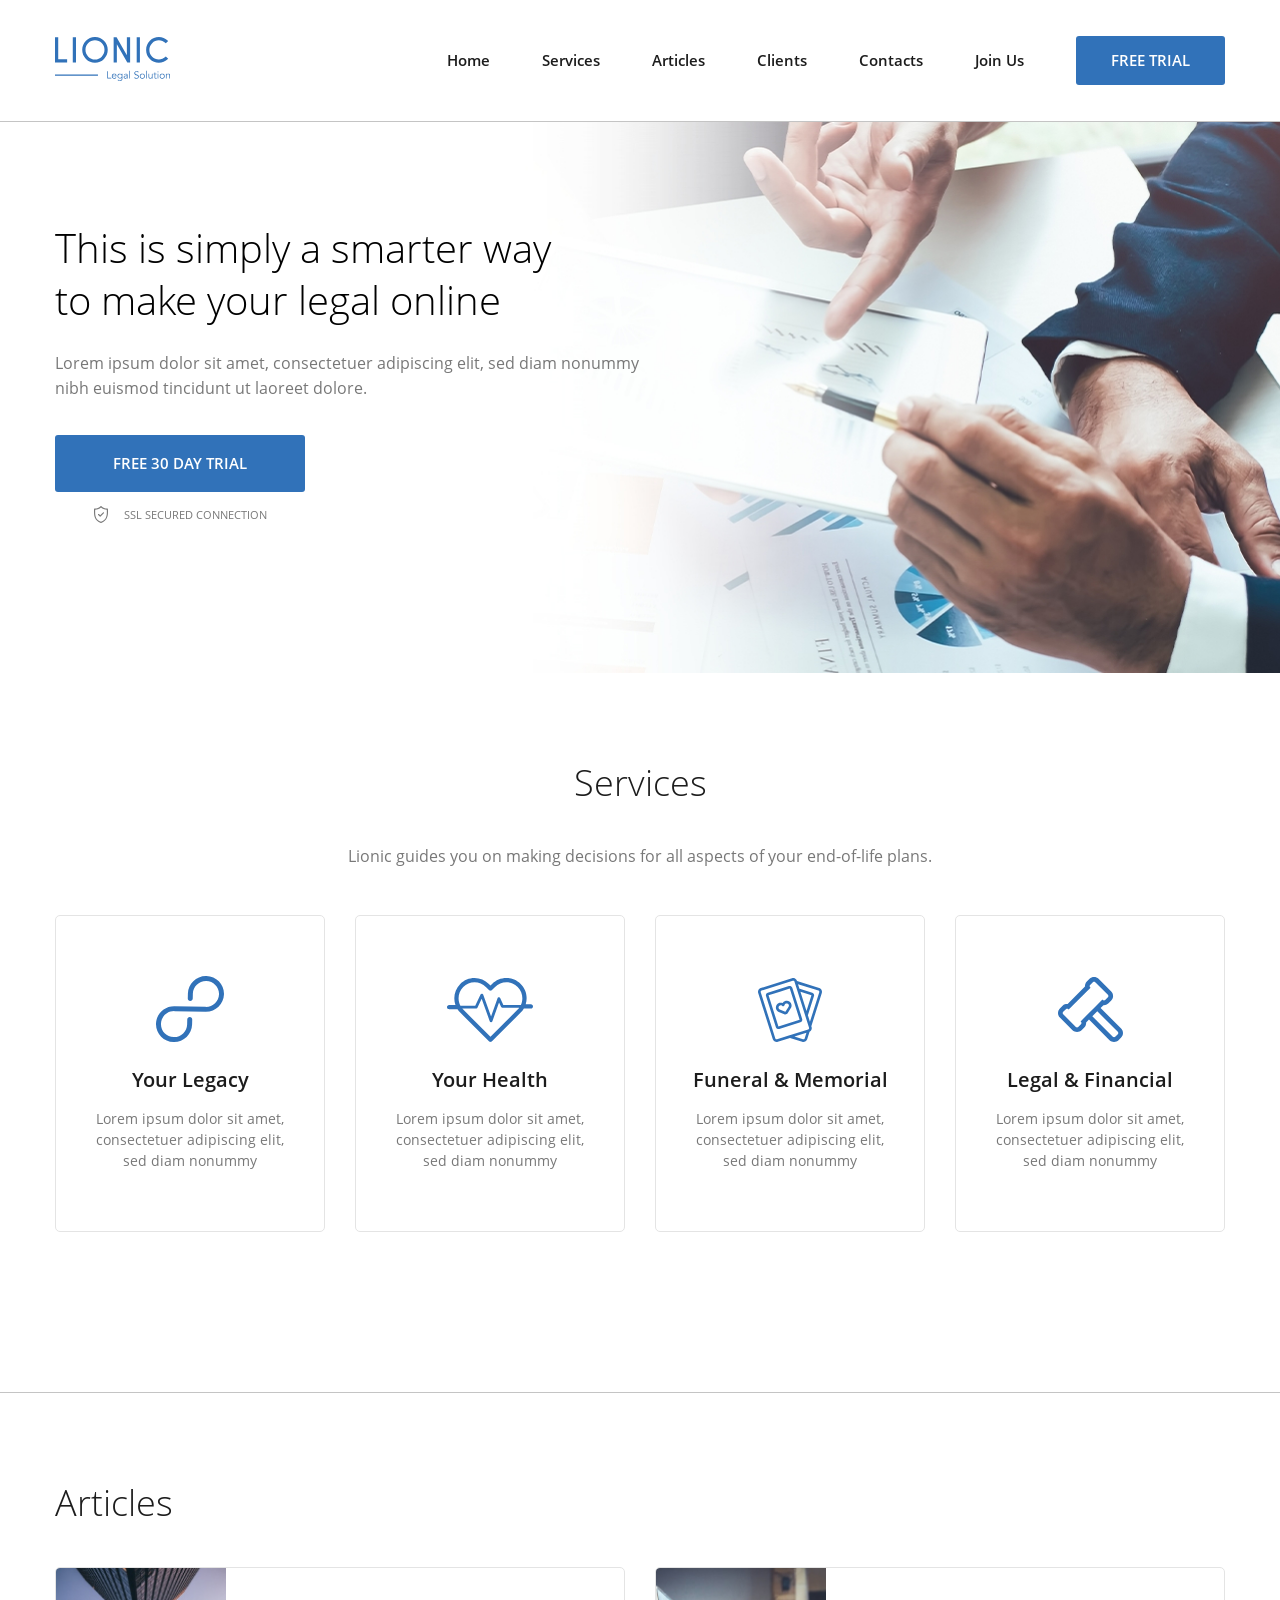
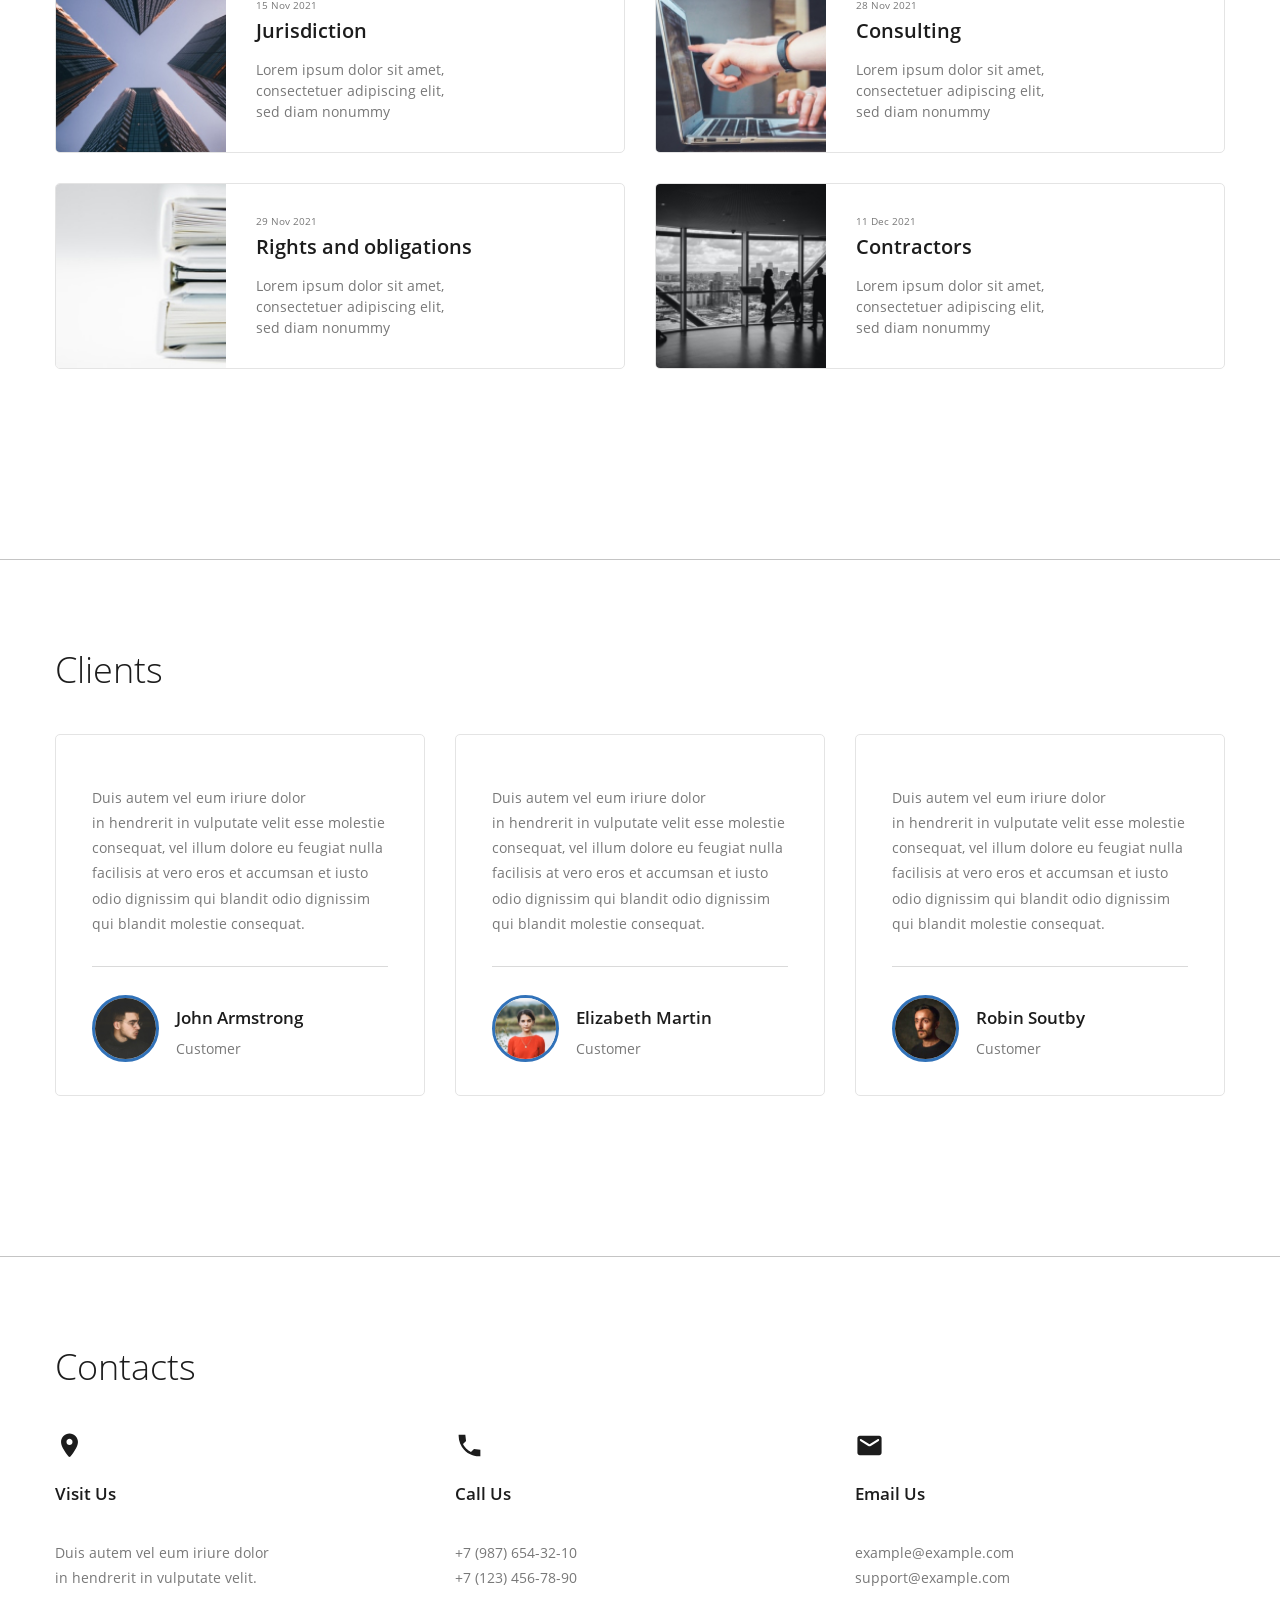
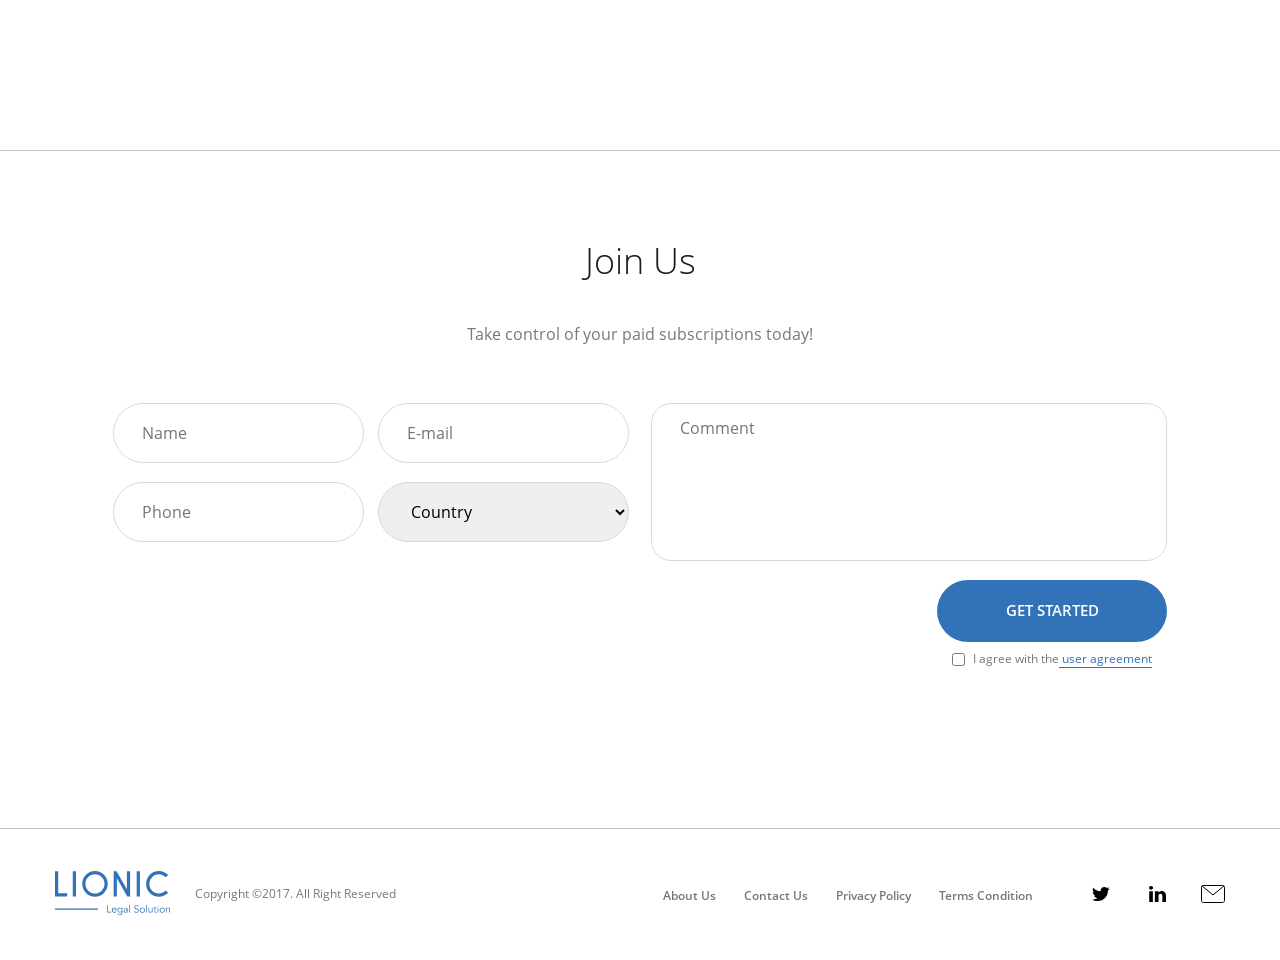
<file: img/index.html>
<!DOCTYPE html>
<html lang="en">
	<head>
		<meta charset="UTF-8" />
		<meta name="viewport" content="width=device-width, initial-scale=1.0" />
		<title>Lionic</title>
		<link rel="stylesheet" href="css/normalize.css" />
		<link rel="stylesheet" href="css/style.css" />
		<link rel="stylesheet" href="css/media.css" />
	</head>

	<body>
		<header class="header" id="home">
			<div class="container flex header__container">
				<a href="#" class="header__logo">
					<img src="img/logo.svg" alt="Logo" />
				</a>
				<nav class="nav header__nav" title="Главное меню">
					<ul class="nav__list list-reset flex">
						<li class="nav__item">
							<a href="#home" class="nav__link">Home</a>
						</li>
						<li class="nav__item">
							<a href="#services" class="nav__link">Services</a>
						</li>
						<li class="nav__item">
							<a href="#articles" class="nav__link">Articles</a>
						</li>
						<li class="nav__item">
							<a href="#clients" class="nav__link">Clients</a>
						</li>
						<li class="nav__item">
							<a href="#contacts" class="nav__link">Contacts</a>
						</li>
						<li class="nav__item">
							<a href="#join" class="nav__link">Join Us</a>
						</li>
					</ul>
				</nav>
				<button class="header__btn btn btn-reset">Free Trial</button>
				<button class="btn-reset burger">
					<span class="burger__line"></span>
					<span class="burger__line"></span>
					<span class="burger__line"></span>
				</button>
			</div>
		</header>
		<main class="main">
			<section class="hero">
				<div class="container">
					<div class="hero__content flex">
						<h1 class="hero__title">
							This is&nbsp;simply a&nbsp;smarter way to&nbsp;make your legal
							online
						</h1>
						<p class="hero__descr">
							Lorem ipsum dolor sit amet, consectetuer adipiscing elit, sed diam
							nonummy nibh euismod tincidunt ut&nbsp;laoreet dolore.
						</p>
						<div class="hero__wrapper">
							<button class="hero__btn btn btn-reset">Free 30 day trial</button>
							<span class="hero__secure">SSL secured connection</span>
						</div>
					</div>
				</div>
			</section>
			<section class="services section-offset" id="services">
				<div class="container">
					<h2 class="services-title section-title">Services</h2>
					<p class="services-descr section-descr">
						Lionic guides you on&nbsp;making decisions for all aspects
						of&nbsp;your end-of-life plans.
					</p>
					<ul class="services-list list-reset flex">
						<li class="services-item flex">
							<svg
								class="services-item-icon"
								width="68"
								height="66"
								viewBox="0 0 68 66"
								fill="none"
								xmlns="http://www.w3.org/2000/svg"
							>
								<g>
									<path
										d="M50.393 0.00398661C40.438 -0.212013 32.146 7.63799 31.9 17.512L31.776 22.483C31.742 23.839 32.833 24.973 34.2 25.003C35.567 25.032 36.713 23.947 36.746 22.591L36.871 17.62C37.049 10.471 43.062 4.77799 50.271 4.93399C57.478 5.09099 63.201 11.038 63.023 18.187C62.844 25.335 56.831 31.029 49.623 30.872L18.5 30.197C8.54499 29.981 0.252987 37.831 0.00698678 47.705C-0.240013 57.579 7.65099 65.78 17.607 65.995C27.562 66.211 35.854 58.362 36.1 48.488L36.223 43.572C36.257 42.215 35.166 41.082 33.799 41.052C32.432 41.022 31.286 42.108 31.252 43.464L31.129 48.38C30.951 55.529 24.938 61.222 17.729 61.066C10.522 60.909 4.79899 54.962 4.97699 47.813C5.15599 40.664 11.169 34.971 18.377 35.127L49.5 35.802C59.456 36.018 67.747 28.169 67.994 18.295C68.24 8.41999 60.349 0.219987 50.394 0.00498661L50.393 0.00398661Z"
									/>
								</g>
								<defs>
									<clipPath id="clip0">
										<rect width="68" height="66" fill="white" />
									</clipPath>
								</defs>
							</svg>
							<h3 class="services-item-title">Your Legacy</h3>
							<p class="services-item-descr">
								Lorem ipsum dolor sit amet, consectetuer adipiscing elit, sed
								diam nonummy
							</p>
						</li>
						<li class="services-item flex">
							<svg
								class="services-item-icon"
								width="86"
								height="64"
								viewBox="0 0 86 64"
								fill="none"
								xmlns="http://www.w3.org/2000/svg"
							>
								<path
									d="M79.622 20.272C79.622 22.336 79.316 24.352 78.726 26.27H83.868C85.045 26.27 86 27.227 86 28.406C86 29.586 85.045 30.541 83.868 30.541H77.47C77.268 30.541 77.073 30.513 76.888 30.461C76.0053 31.9743 74.9311 33.3675 73.692 34.606L44.972 63.374C44.7741 63.5725 44.539 63.73 44.2802 63.8375C44.0213 63.9449 43.7438 64.0002 43.4635 64.0002C43.1832 64.0002 42.9057 63.9449 42.6468 63.8375C42.388 63.73 42.1529 63.5725 41.955 63.374L13.233 34.606C12.1963 33.5688 11.2752 32.422 10.486 31.186C10.315 31.23 10.136 31.254 9.95 31.254H2.132C1.85176 31.2537 1.57431 31.1983 1.31551 31.0908C1.0567 30.9833 0.821595 30.8259 0.623621 30.6276C0.425646 30.4292 0.268677 30.1938 0.161676 29.9348C0.0546755 29.6758 -0.000261829 29.3983 9.38171e-07 29.118C9.38171e-07 27.938 0.955001 26.982 2.132 26.982H8.447C5.965 19.861 7.56 11.618 13.233 5.93801C15.1066 4.05015 17.3363 2.55313 19.793 1.5338C22.2497 0.514473 24.8843 -0.00687342 27.544 1.15198e-05C32.95 1.15198e-05 38.034 2.10901 41.856 5.93801L43.463 7.54701L45.07 5.93701C46.9438 4.04921 49.1737 2.55231 51.6306 1.53315C54.0874 0.513987 56.7222 -0.0071368 59.382 1.15198e-05C62.0417 -0.00681806 64.6763 0.514553 67.133 1.53388C69.5896 2.55321 71.8194 4.0502 73.693 5.93801C75.5791 7.8172 77.0741 10.0515 78.0918 12.5117C79.1094 14.972 79.6295 17.6096 79.622 20.272ZM70.678 8.95701C69.1987 7.46697 67.4383 6.28548 65.4989 5.48108C63.5595 4.67667 61.4796 4.26536 59.38 4.27101C57.2807 4.26563 55.2012 4.67706 53.2622 5.48146C51.3231 6.28586 49.563 7.46721 48.084 8.95701L44.969 12.077C44.7713 12.2754 44.5364 12.4329 44.2777 12.5403C44.019 12.6478 43.7416 12.7031 43.4615 12.7031C43.1814 12.7031 42.904 12.6478 42.6453 12.5403C42.3866 12.4329 42.1517 12.2754 41.954 12.077L38.84 8.95701C37.3608 7.46718 35.6005 6.28582 33.6613 5.48142C31.7221 4.67703 29.6424 4.26561 27.543 4.27101C25.4437 4.26546 23.3642 4.67682 21.4251 5.48123C19.486 6.28564 17.7259 7.46708 16.247 8.95701C11.173 14.04 10.232 21.718 13.425 27.763H28.236L33.538 16.479C33.783 15.959 34.277 15.634 34.891 15.663C35.1717 15.6764 35.4421 15.7726 35.6681 15.9396C35.8942 16.1065 36.0657 16.3367 36.161 16.601L44.051 38.487L50.542 20.168C50.6364 19.9007 50.8086 19.6678 51.0365 19.4992C51.2643 19.3306 51.5374 19.2341 51.8206 19.2221C52.1038 19.21 52.3842 19.283 52.6255 19.4316C52.8669 19.5802 53.0583 19.7977 53.175 20.056L56.351 27.051H73.852C76.612 21.125 75.554 13.842 70.677 8.95701H70.678ZM16.248 31.586L43.463 58.844L70.678 31.586C71.2253 31.038 71.7323 30.4512 72.195 29.83H55.736C55.179 29.83 54.373 29.573 54.143 29.064L52.046 24.444L45.404 43.189C45.204 43.755 44.67 44.135 44.069 44.136H44.066C43.466 44.136 42.933 43.76 42.729 43.196L34.653 20.798L30.426 29.794C30.192 30.292 29.99 30.541 29.439 30.541H15.293C15.593 30.901 15.912 31.249 16.248 31.586Z"
								/>
							</svg>
							<h3 class="services-item-title">Your Health</h3>
							<p class="services-item-descr">
								Lorem ipsum dolor sit amet, consectetuer adipiscing elit, sed
								diam nonummy
							</p>
						</li>
						<li class="services-item flex">
							<svg
								class="services-item-icon"
								width="64"
								height="64"
								viewBox="0 0 64 64"
								fill="none"
								xmlns="http://www.w3.org/2000/svg"
							>
								<path
									d="M63.8101 15.073L53.3321 48.146L53.5791 48.926C53.7393 49.4264 53.7986 49.9537 53.7536 50.4772C53.7086 51.0008 53.5603 51.5102 53.3171 51.976C52.9241 52.732 52.3171 53.329 51.5701 53.704L51.5611 53.737L49.1941 61.207C48.8722 62.2171 48.1632 63.0585 47.2223 63.5469C46.2815 64.0354 45.1853 64.131 44.1741 63.813L32.0001 59.957L19.8261 63.813C18.8148 64.131 17.7187 64.0354 16.7778 63.5469C15.8369 63.0585 15.1279 62.2171 14.8061 61.207L0.188058 15.074C0.0280711 14.5735 -0.0310613 14.0462 0.0140824 13.5227C0.0592262 12.9991 0.20775 12.4897 0.451058 12.024C0.69167 11.5566 1.02267 11.1416 1.42487 10.8031C1.82706 10.4646 2.29245 10.2093 2.79406 10.052L33.9431 0.187C34.9542 -0.131631 36.0504 -0.0363451 36.9915 0.451969C37.9325 0.940283 38.6415 1.78178 38.9631 2.792L39.0401 3.034C39.0491 3.036 39.0581 3.037 39.0661 3.04L61.2061 10.053C61.7073 10.2103 62.1723 10.4654 62.5743 10.8035C62.9763 11.1417 63.3073 11.5561 63.5481 12.023C64.0401 12.973 64.1331 14.055 63.8101 15.073ZM48.4441 54.75L36.4161 58.559L44.9781 61.271C45.3153 61.3777 45.6811 61.3463 45.9951 61.1835C46.3092 61.0208 46.5458 60.7401 46.6531 60.403L48.4441 54.75ZM51.0371 49.732L36.4211 3.598C36.3142 3.26106 36.078 2.98029 35.7644 2.81736C35.4507 2.65442 35.0852 2.62264 34.7481 2.729L3.60006 12.595C3.26006 12.702 2.98306 12.935 2.81906 13.252C2.73787 13.4073 2.68829 13.5771 2.67319 13.7517C2.65808 13.9263 2.67775 14.1021 2.73106 14.269L17.3471 60.402C17.5691 61.103 18.3201 61.492 19.0211 61.271L31.5611 57.299C31.5891 57.289 31.6171 57.279 31.6461 57.272L50.1691 51.405C50.5091 51.298 50.7861 51.065 50.9491 50.748C51.1141 50.432 51.1451 50.071 51.0371 49.731V49.732ZM48.4971 32.885L53.4461 17.265L42.4451 13.781L48.4971 32.885ZM61.1801 13.25C61.0998 13.0945 60.9896 12.9565 60.8557 12.8439C60.7218 12.7313 60.567 12.6464 60.4001 12.594L40.0231 6.14L41.4691 10.701C41.5571 10.711 41.6451 10.729 41.7321 10.757L54.2501 14.722C54.5841 14.8269 54.894 14.9969 55.1619 15.2223C55.4299 15.4477 55.6505 15.7239 55.8111 16.035C55.9734 16.3456 56.0726 16.6852 56.1028 17.0344C56.133 17.3835 56.0937 17.7352 55.9871 18.069L49.8951 37.297L51.9331 43.731L61.2681 14.267C61.3751 13.927 61.3441 13.567 61.1801 13.25ZM30.9401 23.336C31.5152 23.6323 32.0259 24.0398 32.4425 24.5349C32.8591 25.0299 33.1733 25.6027 33.3671 26.22C33.5725 26.8654 33.633 27.5483 33.5443 28.2198C33.4557 28.8913 33.22 29.535 32.8541 30.105L29.6411 35.126C29.3916 35.5142 29.0489 35.8336 28.6441 36.0552C28.2393 36.2767 27.7855 36.3932 27.3241 36.394C26.9701 36.394 26.6161 36.326 26.2841 36.19L20.7651 33.936C20.1378 33.6806 19.5745 33.29 19.1154 32.792C18.6563 32.2941 18.3127 31.701 18.1091 31.055C17.9119 30.4388 17.8389 29.7897 17.8943 29.1451C17.9498 28.5006 18.1326 27.8734 18.4321 27.3C18.7284 26.7249 19.1359 26.2142 19.631 25.7976C20.126 25.3811 20.6988 25.0668 21.3161 24.873C22.3839 24.5378 23.5338 24.5745 24.5781 24.977C25.1998 24.0462 26.1189 23.3539 27.1851 23.013C27.8013 22.8161 28.4504 22.7433 29.0949 22.7987C29.7394 22.8541 30.3665 23.0368 30.9401 23.336ZM30.8251 27.025C30.7361 26.742 30.5919 26.4795 30.4009 26.2526C30.2098 26.0257 29.9757 25.8389 29.7121 25.703C29.4491 25.5656 29.1615 25.4818 28.8659 25.4564C28.5703 25.431 28.2726 25.4645 27.9901 25.555C27.6178 25.6716 27.2823 25.8833 27.0168 26.1692C26.7513 26.455 26.565 26.8051 26.4761 27.185C26.4221 27.4083 26.3114 27.6139 26.1547 27.7819C25.998 27.9499 25.8006 28.0747 25.5816 28.1441C25.3626 28.2135 25.1294 28.2251 24.9045 28.178C24.6797 28.1309 24.4708 28.0265 24.2981 27.875C24.0064 27.6158 23.6523 27.4371 23.2705 27.3565C22.8888 27.2758 22.4926 27.296 22.1211 27.415C21.838 27.5042 21.5755 27.6487 21.3488 27.8401C21.122 28.0315 20.9355 28.266 20.8001 28.53C20.6627 28.793 20.5789 29.0806 20.5535 29.3762C20.5281 29.6718 20.5616 29.9694 20.6521 30.252C20.8271 30.805 21.2371 31.249 21.7751 31.469L27.2931 33.723C27.3114 33.731 27.3322 33.7317 27.3511 33.725C27.3696 33.7194 27.3856 33.7074 27.3961 33.691L30.6091 28.669C30.9231 28.179 31.0021 27.581 30.8261 27.027L30.8251 27.025ZM44.1721 40.932C44.2788 41.2656 44.3183 41.6171 44.2882 41.966C44.2582 42.315 44.1592 42.6545 43.9971 42.965C43.8365 43.2764 43.6158 43.5529 43.3477 43.7785C43.0796 44.004 42.7694 44.1742 42.4351 44.279L21.2401 50.994C20.5659 51.2062 19.835 51.1426 19.2077 50.817C18.5803 50.4914 18.1076 49.9305 17.8931 49.257L8.01306 18.07C7.90624 17.7362 7.8667 17.3846 7.89674 17.0355C7.92678 16.6863 8.0258 16.3466 8.18806 16.036C8.34862 15.7249 8.56923 15.4487 8.83717 15.2233C9.1051 14.9979 9.41503 14.8279 9.74906 14.723L30.9451 8.009C31.6194 7.79619 32.3506 7.85955 32.9782 8.18519C33.6059 8.51083 34.0788 9.07215 34.2931 9.746L44.1721 40.932ZM41.6301 41.737L31.7501 10.551L21.9781 13.645L10.5531 17.264L20.4331 48.45L41.6301 41.737Z"
								/>
							</svg>
							<h3 class="services-item-title">Funeral &amp;&nbsp;Memorial</h3>
							<p class="services-item-descr">
								Lorem ipsum dolor sit amet, consectetuer adipiscing elit, sed
								diam nonummy
							</p>
						</li>
						<li class="services-item flex">
							<svg
								class="services-item-icon"
								width="65"
								height="65"
								viewBox="0 0 65 65"
								fill="none"
								xmlns="http://www.w3.org/2000/svg"
							>
								<path
									d="M63.131 51.506C64.3269 52.7045 64.9985 54.3285 64.9985 56.0215C64.9985 57.7146 64.3269 59.3385 63.131 60.537L60.54 63.13C59.9482 63.7249 59.2442 64.1965 58.4689 64.5175C57.6935 64.8385 56.8622 65.0025 56.023 65C55.184 65.0024 54.3529 64.8384 53.5777 64.5174C52.8025 64.1964 52.0987 63.7249 51.507 63.13L30.988 42.613L28.126 45.475C28.2028 46.397 28.077 47.3246 27.7574 48.1928C27.4378 49.061 26.9322 49.8488 26.276 50.501L23.55 53.227C22.9583 53.8218 22.2545 54.2934 21.4793 54.6143C20.7042 54.9353 19.873 55.0994 19.034 55.097C18.1952 55.0993 17.3642 54.9352 16.5892 54.6142C15.8142 54.2932 15.1106 53.8217 14.519 53.227L1.86503 40.575C0.66925 39.3767 -0.00231934 37.7529 -0.00231934 36.06C-0.00231934 34.3671 0.66925 32.7434 1.86503 31.545L4.59103 28.819C5.24326 28.1629 6.03107 27.6573 6.89928 27.3377C7.76748 27.0182 8.69507 26.8923 9.61703 26.969L26.97 9.61902C26.8953 8.69769 27.0219 7.77112 27.341 6.90358C27.6601 6.03605 28.1641 5.24832 28.818 4.59502L31.543 1.87002C32.1347 1.27539 32.8383 0.803958 33.6133 0.48298C34.3883 0.162003 35.2192 -0.00214761 36.058 2.1214e-05C37.764 2.1214e-05 39.368 0.664021 40.574 1.87002L53.227 14.522C54.4226 15.7205 55.094 17.3442 55.094 19.037C55.094 20.7298 54.4226 22.3536 53.227 23.552L50.502 26.278C49.8497 26.9342 49.0617 27.4398 48.1933 27.7594C47.3249 28.079 46.3972 28.2048 45.475 28.128L42.613 30.99L63.131 51.506ZM31.164 35.784L35.783 31.165L39.243 27.705L44.398 22.551L44.798 22.951C45.126 23.279 45.556 23.443 45.986 23.443C46.416 23.443 46.846 23.279 47.175 22.951L49.9 20.226C50.0561 20.07 50.1798 19.8848 50.2643 19.681C50.3487 19.4771 50.3922 19.2587 50.3922 19.038C50.3922 18.8174 50.3487 18.5989 50.2643 18.3951C50.1798 18.1912 50.0561 18.006 49.9 17.85L37.246 5.19702C37.0901 5.04084 36.905 4.91699 36.7011 4.83256C36.4972 4.74813 36.2787 4.70479 36.058 4.70502C35.628 4.70502 35.198 4.86902 34.87 5.19702L32.144 7.92202C31.9879 8.07804 31.864 8.26332 31.7794 8.46725C31.6949 8.67118 31.6514 8.88977 31.6514 9.11052C31.6514 9.33128 31.6949 9.54987 31.7794 9.7538C31.864 9.95773 31.9879 10.143 32.144 10.299L32.544 10.699L10.694 32.546L10.294 32.146C10.1381 31.9898 9.95296 31.866 9.74909 31.7816C9.54523 31.6971 9.32669 31.6538 9.10603 31.654C8.67603 31.654 8.24603 31.818 7.91803 32.146L5.19303 34.87C5.03701 35.026 4.91325 35.2112 4.82881 35.4151C4.74437 35.6189 4.70091 35.8374 4.70091 36.058C4.70091 36.2787 4.74437 36.4971 4.82881 36.701C4.91325 36.9048 5.03701 37.09 5.19303 37.246L17.846 49.9C18.174 50.228 18.604 50.392 19.034 50.392C19.464 50.392 19.894 50.228 20.223 49.9L22.948 47.175C23.1042 47.019 23.2281 46.8337 23.3126 46.6298C23.3971 46.4259 23.4407 46.2073 23.4407 45.9865C23.4407 45.7658 23.3971 45.5472 23.3126 45.3433C23.2281 45.1393 23.1042 44.954 22.948 44.798L22.548 44.398L27.703 39.244L31.164 35.784ZM59.804 54.834L39.285 34.317L34.315 39.287L54.835 59.803C55.162 60.131 55.593 60.295 56.023 60.295C56.453 60.295 56.883 60.131 57.211 59.803L59.804 57.21C59.9601 57.054 60.0838 56.8688 60.1683 56.665C60.2527 56.4611 60.2962 56.2427 60.2962 56.022C60.2962 55.8014 60.2527 55.5829 60.1683 55.3791C60.0838 55.1752 59.9601 54.99 59.804 54.834Z"
								/>
							</svg>
							<h3 class="services-item-title">Legal &amp;&nbsp;Financial</h3>
							<p class="services-item-descr">
								Lorem ipsum dolor sit amet, consectetuer adipiscing elit, sed
								diam nonummy
							</p>
						</li>
					</ul>
				</div>
			</section>
			<section class="articles section-offset" id="articles">
				<div class="container">
					<h2 class="title section-title articles-title">Articles</h2>
					<ul class="articles-list list-reset flex">
						<li class="articles-item">
							<article class="blog-preview flex">
								<a href="#" class="blog-preview-link">
									<img
										class="blog-preview-image"
										src="img/blog-1.jpg"
										alt="Blog Photo 1"
									/>
									<div class="blog-preview-text">
										<time class="blog-preview-time" datetime="2021-11-15 19:30"
											>15 Nov 2021</time
										>
										<h3 class="blog-preview-title">Jurisdiction</h3>
										<p class="blog-preview-descr">
											Lorem ipsum dolor sit amet, consectetuer adipiscing elit,
											sed diam nonummy
										</p>
									</div>
								</a>
							</article>
						</li>
						<li class="articles-item">
							<article class="blog-preview flex">
								<a href="#" class="blog-preview-link">
									<img
										class="blog-preview-image"
										src="img/blog-2.jpg"
										alt="Blog Photo 2"
									/>
									<div class="blog-preview-text">
										<time class="blog-preview-time" datetime="2021-11-28 19:30"
											>28 Nov 2021</time
										>
										<h3 class="blog-preview-title">Consulting</h3>
										<p class="blog-preview-descr">
											Lorem ipsum dolor sit amet, consectetuer adipiscing elit,
											sed diam nonummy
										</p>
									</div>
								</a>
							</article>
						</li>
						<li class="articles-item">
							<article class="blog-preview flex">
								<a href="#" class="blog-preview-link">
									<img
										class="blog-preview-image"
										src="img/blog-3.jpg"
										alt="Blog Photo 2"
									/>
									<div class="blog-preview-text">
										<time class="blog-preview-time" datetime="2021-11-29 19:30"
											>29 Nov 2021</time
										>
										<h3 class="blog-preview-title">Rights and obligations</h3>
										<p class="blog-preview-descr">
											Lorem ipsum dolor sit amet, consectetuer adipiscing elit,
											sed diam nonummy
										</p>
									</div>
								</a>
							</article>
						</li>
						<li class="articles-item">
							<article class="blog-preview flex">
								<a href="#" class="blog-preview-link">
									<img
										class="blog-preview-image"
										src="img/blog-4.jpg"
										alt="Blog Photo 2"
									/>
									<div class="blog-preview-text">
										<time class="blog-preview-time" datetime="2021-12-11 19:30"
											>11 Dec 2021</time
										>
										<h3 class="blog-preview-title">Contractors</h3>
										<p class="blog-preview-descr">
											Lorem ipsum dolor sit amet, consectetuer adipiscing elit,
											sed diam nonummy
										</p>
									</div>
								</a>
							</article>
						</li>
					</ul>
				</div>
			</section>
			<section class="clients section-offset" id="clients">
				<div class="container">
					<h2 class="clients-title section-title">Clients</h2>
					<ul class="clients-list list-reset flex">
						<li class="clients-item flex">
							<p class="clients-item-descr">
								Duis autem vel eum iriure dolor in&nbsp;hendrerit
								in&nbsp;vulputate velit esse molestie consequat, vel illum
								dolore eu&nbsp;feugiat nulla facilisis at&nbsp;vero eros
								et&nbsp;accumsan et&nbsp;iusto odio dignissim qui blandit odio
								dignissim qui blandit molestie consequat.
							</p>
							<div class="clients-user flex">
								<div class="clients-avatar">
									<img src="img/client-1.jpg" alt="John Armstrong" />
								</div>
								<div class="clients-text">
									<div class="clients-name">John Armstrong</div>
									<span class="clients-post">Customer</span>
								</div>
							</div>
						</li>
						<li class="clients-item flex">
							<p class="clients-item-descr">
								Duis autem vel eum iriure dolor in&nbsp;hendrerit
								in&nbsp;vulputate velit esse molestie consequat, vel illum
								dolore eu&nbsp;feugiat nulla facilisis at&nbsp;vero eros
								et&nbsp;accumsan et&nbsp;iusto odio dignissim qui blandit odio
								dignissim qui blandit molestie consequat.
							</p>
							<div class="clients-user flex">
								<div class="clients-avatar">
									<img src="img/client-2.jpg" alt="Elizabeth Martin" />
								</div>
								<div class="clients-text">
									<div class="clients-name">Elizabeth Martin</div>
									<span class="clients-post">Customer</span>
								</div>
							</div>
						</li>
						<li class="clients-item flex">
							<p class="clients-item-descr">
								Duis autem vel eum iriure dolor in&nbsp;hendrerit
								in&nbsp;vulputate velit esse molestie consequat, vel illum
								dolore eu&nbsp;feugiat nulla facilisis at&nbsp;vero eros
								et&nbsp;accumsan et&nbsp;iusto odio dignissim qui blandit odio
								dignissim qui blandit molestie consequat.
							</p>
							<div class="clients-user flex">
								<div class="clients-avatar">
									<img src="img/client-3.jpg" alt="Robin Soutby" />
								</div>
								<div class="clients-text">
									<div class="clients-name">Robin Soutby</div>
									<span class="clients-post">Customer</span>
								</div>
							</div>
						</li>
					</ul>
				</div>
			</section>
			<section class="contacts section-offset" id="contacts">
				<div class="container">
					<h2 class="contacts-title section-title">Contacts</h2>
					<address class="contacts-address">
						<ul class="contacts-list list-reset flex">
							<li class="contacts-item contacts-item-address flex">
								<strong class="contacts-item-caption">Visit Us</strong>
								<p class="contacts-item-text">
									Duis autem vel eum iriure dolor in&nbsp;hendrerit
									in&nbsp;vulputate velit.
								</p>
							</li>
							<li class="contacts-item contacts-item-call flex">
								<strong class="contacts-item-caption">Call Us</strong>
								<a href="tel:+79876543210" class="contacts-item-link"
									>+7 (987) 654-32-10</a
								>
								<a href="tel:+71234567890" class="contacts-item-link"
									>+7 (123) 456-78-90</a
								>
							</li>
							<li class="contacts-item contacts-item-mail flex">
								<strong class="contacts-item-caption">Email Us</strong>
								<a href="mailto:example@example.com" class="contacts-item-link"
									>example@example.com</a
								>
								<a href="mailto:support@example.com" class="contacts-item-link"
									>support@example.com</a
								>
							</li>
						</ul>
					</address>
				</div>
			</section>
			<section class="join-us section-offset" id="join">
				<div class="container join-us-container">
					<h2 class="section-title join-us-title">Join Us</h2>
					<p class="join-us-descr section-descr">
						Take control of your paid subscriptions today!
					</p>
					<form
						action="https://jsonplaceholder.typicode.com/posts"
						method="POST"
						class="form"
					>
						<div class="form-top">
							<div class="form-left">
								<input
									type="text"
									class="form-input"
									required
									name="name"
									placeholder="Name"
								/>
								<input
									type="email"
									class="form-input"
									required
									name="e-mail"
									placeholder="E-mail"
								/>
								<input
									type="tel"
									class="form-input"
									required
									name="phone"
									placeholder="Phone"
								/>
								<select name="country" class="form-select">
									<option value="Country" disabled selected>Country</option>
									<option value="United Kingdom">United Kingdom</option>
									<option value="United States">United States</option>
									<option value="France">France</option>
									<option value="Germany">Germany</option>
									<option value="Spain">Spain</option>
									<option value="Spain">Estonia</option>
								</select>
							</div>
							<div class="form-right">
								<textarea
									name="comment"
									class="form-textarea"
									placeholder="Comment"
								></textarea>
							</div>
						</div>
						<div class="form-bottom">
							<div class="form-wrapper">
								<button class="btn-reset btn form-btn" type="submit">
									Get Started
								</button>
								<label class="form-check">
									<input type="checkbox" required />
									I agree with the <a href="#">&nbsp;user agreement</a>
								</label>
							</div>
						</div>
					</form>
				</div>
			</section>
		</main>
		<footer class="footer">
			<div class="container footer-container flex">
				<div class="footer-left flex">
					<a href="#" class="footer-logo">
						<img src="img/logo.svg" alt="Logo" />
					</a>
					<small class="footer-copy">
						Copyright ©2017. All Right Reserved
					</small>
				</div>
				<div class="footer-right flex">
					<nav class="footer__nav nav" title="Второстепенное меню">
						<ul class="nav__list list-reset flex">
							<li class="nav__item">
								<a href="#" target="_blank" class="nav__link">About Us</a>
							</li>
							<li class="nav__item">
								<a href="#" target="_blank" class="nav__link">Contact Us</a>
							</li>
							<li class="nav__item">
								<a href="#" target="_blank" class="nav__link">Privacy Policy</a>
							</li>
							<li class="nav__item">
								<a href="#" target="_blank" class="nav__link"
									>Terms Condition</a
								>
							</li>
						</ul>
					</nav>
					<ul class="social list-reset flex">
						<li class="social-item">
							<a href="#" class="social-link social-link-tw">
								<svg
									width="18"
									height="14"
									viewBox="0 0 18 14"
									fill="none"
									xmlns="http://www.w3.org/2000/svg"
								>
									<path
										d="M17.719 1.65632C17.0672 1.93749 16.3672 2.12756 15.6312 2.213C16.3824 1.77569 16.9578 1.08271 17.2295 0.257952C16.516 0.66998 15.7351 0.960048 14.9207 1.11556C14.258 0.428779 13.313 0 12.2675 0C10.2607 0 8.63311 1.58169 8.63311 3.53391C8.63311 3.81052 8.66516 4.08038 8.72676 4.33947C5.70575 4.19186 3.02744 2.78497 1.2347 0.647183C0.921659 1.16929 0.742478 1.77633 0.742478 2.42402C0.742478 3.64991 1.38427 4.73153 2.35946 5.36512C1.78217 5.34773 1.21754 5.19623 0.712779 4.9233V4.96795C0.712779 6.68033 1.96554 8.10817 3.6285 8.4329C3.32302 8.51427 3.00243 8.55679 2.67076 8.55679C2.43627 8.55679 2.20876 8.53521 1.98651 8.49457C2.44908 9.89809 3.7915 10.9197 5.38164 10.9486C4.13761 11.8967 2.57008 12.4619 0.867562 12.4619C0.574324 12.4619 0.284511 12.4449 0 12.4115C1.60887 13.4145 3.51914 14 5.57194 14C12.2576 14 15.914 8.61508 15.914 3.94522C15.914 3.79191 15.9105 3.63974 15.9029 3.48812C16.6153 2.98716 17.2303 2.36688 17.719 1.65632Z"
									/>
								</svg>
							</a>
						</li>
						<li class="social-item">
							<a href="#" class="social-link social-link-linkedin">
								<svg
									width="17"
									height="16"
									viewBox="0 0 17 16"
									fill="none"
									xmlns="http://www.w3.org/2000/svg"
								>
									<g clip-path="url(#clip0)">
										<path
											d="M3.85973 15.999V5.20386H0.215035V15.999H3.85973ZM2.03785 3.72907C3.30882 3.72907 4.09994 2.90013 4.09994 1.86422C4.07626 0.804959 3.30887 -0.000976562 2.06197 -0.000976562C0.815269 -0.000976562 0 0.804975 0 1.86422C0 2.90018 0.790923 3.72907 2.01406 3.72907H2.03774H2.03785ZM5.87706 15.999H9.52175V9.97048C9.52175 9.64784 9.54543 9.32554 9.64168 9.0949C9.90516 8.45027 10.5049 7.78262 11.5117 7.78262C12.8305 7.78262 13.3582 8.77258 13.3582 10.2238V15.999H17.0026V9.8091C17.0026 6.49325 15.2045 4.95042 12.8065 4.95042C10.8404 4.95042 9.9771 6.03237 9.49751 6.76928H9.52184V5.20363H5.87714C5.92497 6.21659 5.87714 15.9988 5.87714 15.9988L5.87706 15.999Z"
										/>
									</g>
									<defs>
										<clipPath id="clip0">
											<rect width="17" height="16" fill="white" />
										</clipPath>
									</defs>
								</svg>
							</a>
						</li>
						<li class="social-item">
							<a href="#" class="social-link social-link-mail">
								<svg
									width="24"
									height="18"
									viewBox="0 0 24 18"
									fill="none"
									xmlns="http://www.w3.org/2000/svg"
								>
									<path
										d="M2.4 0.5H21.6C22.6747 0.5 23.5 1.31855 23.5 2.25V15.75C23.5 16.6814 22.6747 17.5 21.6 17.5H2.4C1.32525 17.5 0.5 16.6814 0.5 15.75V2.25C0.5 1.31855 1.32525 0.5 2.4 0.5Z"
										stroke-linecap="round"
										stroke-linejoin="round"
									/>
									<path
										d="M22.8478 1.0625L12 9.93794L1.15222 1.0625"
										stroke-linecap="round"
										stroke-linejoin="round"
									/>
								</svg>
							</a>
						</li>
					</ul>
				</div>
			</div>
		</footer>
		<script src="js/script.js"></script>
	</body>
</html>
</file>
<file: img/css/style.css>
html {
	box-sizing: border-box;
}

*,
*::before,
*::after {
	box-sizing: inherit;
}

a {
	color: inherit;
	text-decoration: none;
}

img {
	max-width: 100%;
}

@font-face {
	font-family: 'OpenSans';
	src: local('OpenSans-Regular'),
		url('../fonts/OpenSansRegular.woff2') format('woff2'),
		url('../fonts/OpenSansRegular.woff') format('woff');
	font-display: swap;
	font-weight: 400;
	font-style: normal;
}

@font-face {
	font-family: 'OpenSans';
	src: local('OpenSans-Light'),
		url('../fonts/OpenSansLight.woff2') format('woff2'),
		url('../fonts/OpenSansLight.woff') format('woff');
	font-display: swap;
	font-weight: 300;
	font-style: normal;
}

@font-face {
	font-family: 'OpenSans';
	src: local('OpenSans-SemiBold'),
		url('../fonts/OpenSansSemiBold.woff2') format('woff2'),
		url('../fonts/OpenSansSemiBold.woff') format('woff');
	font-display: swap;
	font-weight: 600;
	font-style: normal;
}

body {
	min-width: 320px;
	font-family: 'OpenSans', sans-serif;
	font-weight: 400;
}

/* glob */
.list-reset {
	margin: 0;
	padding: 0;
	list-style: none;
}

.btn-reset {
	padding: 0;
	border: none;
	background-color: transparent;
	cursor: pointer;
}

.btn {
	position: relative;
	outline: none;
	border-radius: 3px;
	padding: 16px 35px;
	font-family: inherit;
	font-weight: 600;
	font-size: 15px;
	text-transform: uppercase;
	color: #fff;
	background-color: #3172b9;
	transition: background-color 0.3s ease-in-out;
}

.burger {
	display: none;
}

.btn::after {
	content: '';
	position: absolute;
	left: -3px;
	top: -3px;
	right: -3px;
	bottom: -3px;
	border-radius: inherit;
	border: 1px solid #3172b9;
	opacity: 0;
	outline: none;
	transition: opacity 0.3s ease-in-out;
}

.btn:focus::after {
	opacity: 1;
}

.btn:hover {
	background-color: #71a7e2;
}

.btn:active {
	background-color: #0e3b6c;
}

.btn:active::after {
	opacity: 0;
}

.flex {
	display: flex;
}

:root {
	--gap: 30px;
}

.container {
	max-width: 1200px;
	padding: 0 15px;
	margin: 0 auto;
}

.section-title {
	margin: 0;
	margin-bottom: 40px;
	font-weight: 300;
	font-size: 36px;
	line-height: 130%;
	color: #1c1c1c;
}

.section-descr {
	margin: 0;
	margin-bottom: 50px;
	font-size: 16px;
	color: #787878;
}

.section-offset {
	padding-top: 87px;
	padding-bottom: 160px;
}

/* header */
.header {
	border-bottom: 1px solid #c4c4c4;
	padding: 36px 0;
	background-color: #fff;
}

.header__container {
	align-items: center;
}

.header__logo {
	margin-right: auto;
}

.header__nav {
	margin-right: 52px;
}

.nav__item:not(:last-child) {
	margin-right: 52px;
}

.nav__link {
	position: relative;
	font-weight: 600;
	font-size: 15px;
	color: #1c1c1c;
	transition: color 0.3s ease-in-out;
}

.nav__link:focus {
	outline-offset: 2px;
	outline: 1px solid #71a7e2;
}

.nav__link:hover {
	color: #71a7e2;
}

.nav__link::after {
	content: '';
	position: absolute;
	left: 0;
	bottom: 0;
	width: 100%;
	height: 2px;
	background-color: #3474ba;
	opacity: 0;
	transition: opacity 0.3s ease-in-out;
}

.nav__link:active {
	outline: none;
}

.nav__link:active::after {
	opacity: 1;
}

/* hero */
.hero {
	padding-top: 100px;
	padding-bottom: 150px;
	background-image: url('../img/hero-bg.jpg');
	background-size: cover;
	background-repeat: no-repeat;
	background-position: center;
}

.hero__content {
	width: 50%;
	flex-direction: column;
	align-items: flex-start;
}

.hero__title {
	margin: 0;
	margin-bottom: 25px;
	font-weight: 300;
	font-size: 40px;
	line-height: 130%;
}

.hero__descr {
	margin: 0;
	margin-bottom: 34px;
	font-size: 16px;
	line-height: 155%;
	color: #787878;
}

.hero__wrapper {
	display: flex;
	flex-direction: column;
	align-items: center;
}

.hero__btn {
	margin-bottom: 14px;
	min-width: 250px;
	padding-top: 20px;
	padding-bottom: 20px;
}

.hero__secure {
	padding-left: 30px;
	font-size: 11px;
	line-height: 155%;
	text-transform: uppercase;
	color: #787878;
	background-image: url('../img/secure.svg');
	background-position: left center;
	background-size: 14px 17px;
	background-repeat: no-repeat;
}

/* services */
.services {
	border-bottom: 1px solid #c4c4c4;
}

.services-title {
	text-align: center;
}

.services-descr {
	text-align: center;
}

.services-item {
	border: 1px solid #e4e4e4;
	border-radius: 5px;
	flex-direction: column;
	justify-content: flex-end;
	align-items: center;
	padding: 60px 30px;
	width: calc((100% - (var(--gap) * 3) / 4));
	transition: background-color 0.3s ease-in-out, border-color 0.3s ease-in-out;
}

.services-item:not(:nth-child(4n)) {
	margin-right: var(--gap);
}

.services-item-icon {
	fill: #3172b9;
	margin-bottom: 25px;
	transition: fill 0.3s ease-in-out;
}

.services-item-title {
	margin: 0;
	margin-bottom: 15px;
	font-weight: 600;
	font-size: 20px;
	line-height: 130%;
	text-align: center;
	color: #1c1c1c;
	transition: color 0.3s ease-in-out;
}

.services-item-descr {
	margin: 0;
	font-size: 14px;
	line-height: 150%;
	text-align: center;
	color: #787878;
	transition: color 0.3s ease-in-out;
}

.services-item:hover {
	border-color: #3172b9;
	background-color: #3172b9;
}

.services-item:hover .services-item-title {
	color: #fff;
}

.services-item:hover .services-item-descr {
	color: #fff;
}

.services-item:hover .services-item-icon {
	fill: #fff;
}

/* articles */
.articles {
	border-bottom: 1px solid #c4c4c4;
}

.articles-list {
	flex-wrap: wrap;
}

.articles-item {
	margin-bottom: var(--gap);
	width: calc((100% - var(--gap)) / 2);
}

.articles-item:not(:nth-child(2n)) {
	margin-right: var(--gap);
}

.blog-preview {
	overflow: hidden;
	border-radius: 5px;
	border: 1px solid #e4e4e4;
}

.blog-preview-image {
	object-fit: cover;
}

.blog-preview-text {
	padding: 30px;
}

.blog-preview-time {
	display: block;
	margin-bottom: 5px;
	font-size: 10px;
	line-height: 150%;
	color: #787878;
	transition: color 0.3s ease-in-out;
}

.blog-preview-title {
	margin: 0;
	margin-bottom: 15px;
	font-weight: 600;
	font-size: 20px;
	line-height: 130%;
	color: #1c1c1c;
	transition: color 0.3s ease-in-out;
}

.blog-preview-descr {
	margin: 0;
	max-width: 210px;
	font-size: 14px;
	line-height: 150%;
	color: #787878;
	transition: color 0.3s ease-in-out;
}

.blog-preview-link {
	position: relative;
	display: flex;
	width: 100%;
	transition: background-color 0.3s ease-in-out;
}

.blog-preview-link:focus {
	background-color: #3172b9;
}

.blog-preview-link:focus .blog-preview-time {
	color: #fff;
}

.blog-preview-link:focus .blog-preview-title {
	color: #fff;
}

.blog-preview-link:focus .blog-preview-descr {
	color: #fff;
}

.blog-preview-link:hover {
	background-color: #3172b9;
}

.blog-preview-link:hover .blog-preview-time {
	color: #fff;
}

.blog-preview-link:hover .blog-preview-title {
	color: #fff;
}

.blog-preview-link:hover .blog-preview-descr {
	color: #fff;
}

.blog-preview-link:active {
	background-color: #0e3b6c;
}

.blog-preview-link:active .blog-preview-time {
	color: #fff;
}

.blog-preview-link:active .blog-preview-title {
	color: #fff;
}

.blog-preview-link:active .blog-preview-descr {
	color: #fff;
}

/* clients */
.clients {
	border-bottom: 1px solid #c4c4c4;
}

.clients-item {
	flex-direction: column;
	align-items: flex-start;
	border: 1px solid #e4e4e4;
	border-radius: 5px;
	padding: 50px 36px;
	padding-bottom: 30px;
	width: calc((100% - (var(--gap) * 2)) / 3);
}

.clients-item:not(:nth-child(3n)) {
	margin-right: var(--gap);
}

.clients-item-descr {
	margin: 0;
	margin-bottom: 30px;
	font-size: 14px;
	line-height: 180%;
	color: #787878;
}

.clients-user {
	margin-top: auto;
	align-items: center;
	border-top: 1px solid #dadada;
	padding-top: 28px;
	width: 100%;
}

.clients-avatar {
	flex-shrink: 0;
	margin-right: 17px;
	width: 67px;
}

.clients-avatar img {
	border: 3px solid #3172b9;
	border-radius: 100%;
	width: 100%;
	height: 100%;
}

.clients-name {
	margin-bottom: 5px;
	font-weight: 600;
	font-size: 17px;
	line-height: 180%;
	color: #1c1c1c;
}

.clients-post {
	font-size: 14px;
	line-height: 1;
	color: #787878;
}

/* contacts */
.contacts {
	border-bottom: 1px solid #c4c4c4;
}

.contacts-address {
	font-style: normal;
}

.contacts-item {
	flex-direction: column;
	align-items: flex-start;
	padding-top: 48px;
	width: calc((100% - (var(--gap) * 2)) / 3);
	background-position: left top;
	background-size: 29px 29px;
	background-repeat: no-repeat;
}

.contacts-item-address {
	background-image: url('../img/location.svg');
}

.contacts-item-call {
	background-image: url('../img/call.svg');
}

.contacts-item-mail {
	background-image: url('../img/email.svg');
}

.contacts-item:not(:nth-child(3n)) {
	margin-right: var(--gap);
}

.contacts-item-caption {
	margin-bottom: 30px;
	font-size: 17px;
	line-height: 180%;
	color: #1c1c1c;
}

.contacts-item-text {
	margin: 0;
	max-width: 215px;
	font-size: 14px;
	line-height: 180%;
	color: #787878;
}

.contacts-item-link {
	display: inline-block;
	font-size: 14px;
	line-height: 180%;
	color: #787878;
	transition: color 0.3s ease-in-out;
}

.contacts-item-link:focus {
	outline: 1px #71a7e2 solid;
}

.contacts-item-link:hover {
	color: #71a7e2;
}

.contacts-item-link:active {
	outline: none;
	color: #0e3b6c;
}

/* join us */
.join-us {
	border-bottom: 1px solid #c4c4c4;
}

.join-us-title {
	text-align: center;
}

.join-us-descr {
	margin-bottom: 60px;
	text-align: center;
}

.form {
	display: flex;
	flex-wrap: wrap;
	padding: 0 58px;
}

.form-top {
	display: flex;
	justify-content: space-between;
	margin-bottom: 19px;
}

.form-bottom {
	display: flex;
	justify-content: flex-end;
	width: 100%;
}

.form-check {
	display: flex;
	align-items: center;
	font-size: 12px;
	line-height: 16px;
	text-align: center;
	color: hsl(0, 0%, 47%);
	user-select: none;
}

.form-check input {
	margin-right: 8px;
}

.form-check a {
	color: #3172b9;
	border-bottom: 1px solid #3172b9;
}

.form-wrapper {
	display: flex;
	flex-direction: column;
	align-items: center;
}

.form-left {
	display: flex;
	flex-wrap: wrap;
	justify-content: space-between;
	width: 49%;
}

.form-right {
	width: 49%;
}

.form-input {
	margin-bottom: 19px;
	border: 1px solid #dadada;
	border-radius: 100px;
	padding-left: 28px;
	width: 251px;
	height: 60px;
	transition: background-color 0.3s ease-in-out, border-color 0.3s ease-in-out;
}

.form-input:focus {
	outline: none;
	border-color: #71a7e2;
	background-color: rgba(113, 167, 226, 0.2);
}

.form-input:hover {
	border-color: #71a7e2;
}

.form-input:active {
	border-color: #0e3b6c;
}

.form-select {
	border: 1px solid #dadada;
	border-radius: 100px;
	padding-left: 28px;
	padding-right: 28px;
	width: 251px;
	height: 60px;
	transition: background-color 0.3s ease-in-out, border-color 0.3s ease-in-out;
}

.form-select:focus {
	outline: none;
	border-color: #71a7e2;
	background-color: rgba(113, 167, 226, 0.2);
}

.form-select:hover {
	border-color: #71a7e2;
}

.form-select:active {
	border-color: #0e3b6c;
}

.form-textarea {
	width: 100%;
	height: 100%;
	min-height: 130px;
	resize: none;
	border: 1px solid #dadada;
	border-radius: 20px;
	padding: 15px 28px;
	transition: background-color 0.3s ease-in-out, border-color 0.3s ease-in-out;
}

.form-textarea:focus {
	outline: none;
	border-color: #71a7e2;
	background-color: rgba(113, 167, 226, 0.2);
}

.form-textarea:hover {
	border-color: #71a7e2;
}

.form-textarea:active {
	border-color: #0e3b6c;
}

.form-btn {
	margin-bottom: 9px;
	border-radius: 100px;
	min-width: 230px;
	padding-top: 22px;
	padding-bottom: 22px;
}

/* footer */
.footer {
	padding: 42px 0;
}

.footer-container {
	align-items: center;
	justify-content: space-between;
}

.footer-left,
.footer-right {
	align-items: center;
}

.footer-logo {
	margin-right: 25px;
}

.footer__nav {
	margin-right: 56px;
}

.footer__nav .nav__item:not(:last-child) {
	margin-right: 28px;
}

.footer-copy {
	font-size: 12px;
	color: #787878;
}

.footer__nav .nav__link {
	font-size: 12px;
	color: #787878;
}

.social {
	align-items: center;
}

.social-item:not(:last-child) {
	margin-right: 32px;
}

.social-link {
	display: flex;
	align-items: center;
	justify-content: center;
	width: 24px;
	height: 24px;
}

.social-link svg {
	fill: #000;
	transition: fill 0.3s ease-in-out, stroke 0.3s ease-in-out;
}

.social-link.social-link-mail svg {
	fill: transparent;
	stroke: #000;
}

.social-link:focus {
	outline-offset: 2px;
	outline: 1px solid #71a7e2;
}

.social-link:hover svg {
	fill: #71a7e2;
}

.social-link.social-link-mail:hover svg {
	fill: transparent;
	stroke: #71a7e2;
}

.social-link:active svg {
	fill: #3172b9;
}

.social-link.social-link-mail:active svg {
	fill: transparent;
	stroke: #3172b9;
}
</file>
<file: img/css/media.css>
@media (max-width: 992px) {
	.header__nav {
		position: absolute;
		left: 0;
		top: 0;
		height: 100vh;
		min-width: 250px;
		padding: 50px;
		width: 80%;
		z-index: 1000;
		overflow-y: auto;
		background-color: #fff;
		box-shadow: 0 0 5px #888;
		visibility: hidden;
		transform: translateX(-120%);
		transition: visibility 0.3s ease-in-out, transform 0.3s ease-in-out;
	}

	.header__nav--active {
		visibility: visible;
		transform: none;
	}

	.header__nav .nav__list {
		flex-direction: column;
	}

	.header__nav .nav__item:not(:last-child) {
		margin-right: 0;
		margin-bottom: 30px;
	}

	.header__nav .nav__link {
		font-size: 20px;
	}

	.services-list {
		flex-wrap: wrap;
	}

	.services-item {
		margin-bottom: var(--gap);
		width: calc((100% - var(--gap)) / 2);
	}

	.services-item:not(:nth-child(4n)) {
		margin-right: 0;
	}

	.services-item:not(:nth-child(2n)) {
		margin-right: var(--gap);
	}

	.blog-preview {
		height: 100%;
	}

	.clients-item {
		padding: 25px;
	}

	.form {
		padding: 0;
	}

	.form-input {
		width: 100%;
	}

	.form-select {
		width: 100%;
	}

	.footer-container {
		flex-direction: column;
	}

	.footer-left {
		margin-bottom: var(--gap);
	}

	.header__btn {
		padding: 12px 35px;
		margin-right: 7px;
	}

	.burger {
		position: relative;
		display: block;
		width: 40px;
		height: 40px;
		border: 1px solid #3172b9;
		border-radius: 3px;
	}

	.burger__line {
		position: absolute;
		left: 50%;
		width: 20px;
		height: 2px;
		background-color: #3172b9;
		transform: translateX(-50%);
		transition: opacity 0.3s ease-in-out, transform 0.3s ease-in-out,
			top 0.3s ease-in-out, left 0.3s ease-in-out;
	}

	.burger__line:nth-child(2) {
		top: 50%;
		transform: translate(-50%, -50%);
	}

	.burger__line:first-child {
		top: 13px;
	}

	.burger__line:last-child {
		bottom: 13px;
	}

	.burger--active .burger__line:nth-child(2) {
		opacity: 0;
	}

	.burger--active .burger__line:first-child {
		top: 50%;
		left: 25%;
		transform: rotate(45deg);
		transform-origin: center;
	}

	.burger--active .burger__line:last-child {
		bottom: auto;
		top: 50%;
		left: 25%;
		transform: rotate(-45deg);
		transform-origin: center;
	}

	.section-offset {
		padding: 60px 0;
	}
}

@media (max-width: 768px) {
	.hero__content {
		width: 75%;
	}

	.blog-preview-link {
		flex-direction: column;
	}

	.clients-list {
		flex-wrap: wrap;
	}

	.clients-item {
		margin-bottom: var(--gap);
		width: calc((100% - (var(--gap) * 1)) / 2);
	}

	.clients-item:not(:nth-child(3n)) {
		margin-right: 0;
	}

	.clients-item:not(:nth-child(2n)) {
		margin-right: var(--gap);
	}

	.footer__nav .nav__item:not(:last-child) {
		margin-right: 19px;
	}
}

@media (max-width: 576px) {
	:root {
		--gap: 15px;
	}

	.header {
		padding: 14px 0;
	}

	.header__logo {
		width: 80px;
	}

	.header__btn {
		padding: 12px 21px;
	}

	.hero__content {
		width: 100%;
	}

	.hero {
		padding-top: 31px;
		padding-bottom: 0;
		background-image: none;
	}

	.hero__title {
		margin-bottom: 16px;
	}

	.hero__descr {
		margin-bottom: 15px;
	}

	.hero__wrapper {
		width: 100%;
	}

	.hero__btn {
		min-width: 100%;
	}

	.services-title {
		text-align: left;
	}

	.section-title {
		margin-bottom: 17px;
	}

	.section-descr {
		margin-bottom: 36px;
		line-height: 22px;
	}

	.services-item-icon {
		margin-bottom: 15px;
		width: 42px;
		height: 42px;
	}

	.services-item {
		margin-bottom: 20px;
		min-height: 222px;
		padding: 20px;
	}

	.services-item-title {
		margin-bottom: 3px;
		font-size: 16px;
		line-height: 130%;
	}

	.services-item-descr {
		font-size: 12px;
		line-height: 150%;
	}

	.services-list {
		margin-bottom: -20px;
	}

	.articles-item:not(:nth-child(2n)) {
		margin-right: 0;
	}

	.articles-item {
		width: 100%;
	}

	.blog-preview-link {
		align-items: center;
		flex-direction: row;
	}

	.articles-title {
		margin-bottom: 13px;
	}

	.blog-preview {
		min-height: 191px;
	}

	.blog-preview-image {
		flex-shrink: 0;
		width: 86px;
		height: 100%;
	}

	.blog-preview-title {
		margin-bottom: 2px;
	}

	.blog-preview-text {
		padding: 0 15px;
		padding-top: 15px;
		padding-bottom: 10px;
	}

	.articles-list {
		margin-bottom: -15px;
	}

	.clients-item {
		padding: 19px;
		width: 100%;
	}

	.clients-item:not(:nth-child(2n)) {
		margin-right: 0;
	}

	.clients-list {
		margin-bottom: calc(-1 * var(--gap));
	}

	.contacts-item {
		padding-top: 39px;
		width: 100%;
	}

	.contacts-list {
		flex-wrap: wrap;
	}

	.contacts-item:not(:nth-child(3n)) {
		margin-right: 0;
	}

	.contacts-item:not(:last-child) {
		margin-bottom: 30px;
	}

	.contacts-title {
		margin-bottom: 13px;
	}

	.contacts-item-caption {
		margin-bottom: 10px;
	}

	.join-us-title {
		margin-bottom: 13px;
		text-align: left;
	}

	.join-us-descr {
		text-align: left;
	}

	.form {
		flex-wrap: wrap;
	}

	.form-top {
		flex-wrap: wrap;
		margin-bottom: 15px;
		width: 100%;
	}

	.form-left {
		width: 100%;
		margin-bottom: 16px;
	}

	.form-right {
		width: 100%;
	}

	.form-input {
		margin-bottom: 16px;
		padding-left: 19px;
	}

	.form-select {
		padding-left: 19px;
		padding-right: 19px;
	}

	.form-textarea {
		padding: 15px 19px;
		min-height: 235px;
	}

	.form-bottom {
		justify-content: center;
	}

	.form-wrapper {
		width: 100%;
	}

	.form-btn {
		margin-bottom: 14px;
		width: 100%;
	}

	.footer {
		padding: 0;
		padding-top: 30px;
	}

	.footer-container {
		flex-direction: column-reverse;
	}

	.footer-left,
	.footer-right {
		width: 100%;
		flex-wrap: wrap;
	}

	.footer__nav .nav__list {
		width: 100%;
		flex-wrap: wrap;
	}

	.footer-right {
		margin-bottom: 27px;
	}

	.footer-left {
		margin-bottom: 0;
	}

	.footer__nav {
		margin-right: 0;
		margin-bottom: 11px;
	}

	.footer__nav .nav__link {
		font-weight: 600;
		font-size: 15px;
		line-height: 20px;
	}

	.footer__nav .nav__item {
		margin-bottom: 15px;
	}

	.footer__nav .nav__item:not(:last-child) {
		margin-right: 32px;
	}

	.social-item:not(:last-child) {
		margin-right: 26px;
	}

	.footer-logo {
		margin-bottom: 27px;
		margin-right: 0;
		width: 80px;
	}

	.footer-copy {
		padding: 16px 0;
		margin-left: -15px;
		border-top: 1px solid #c4c4c4;
		display: block;
		flex-shrink: 0;
		width: calc(100% + 30px);
		text-align: center;
	}
}
</file>
